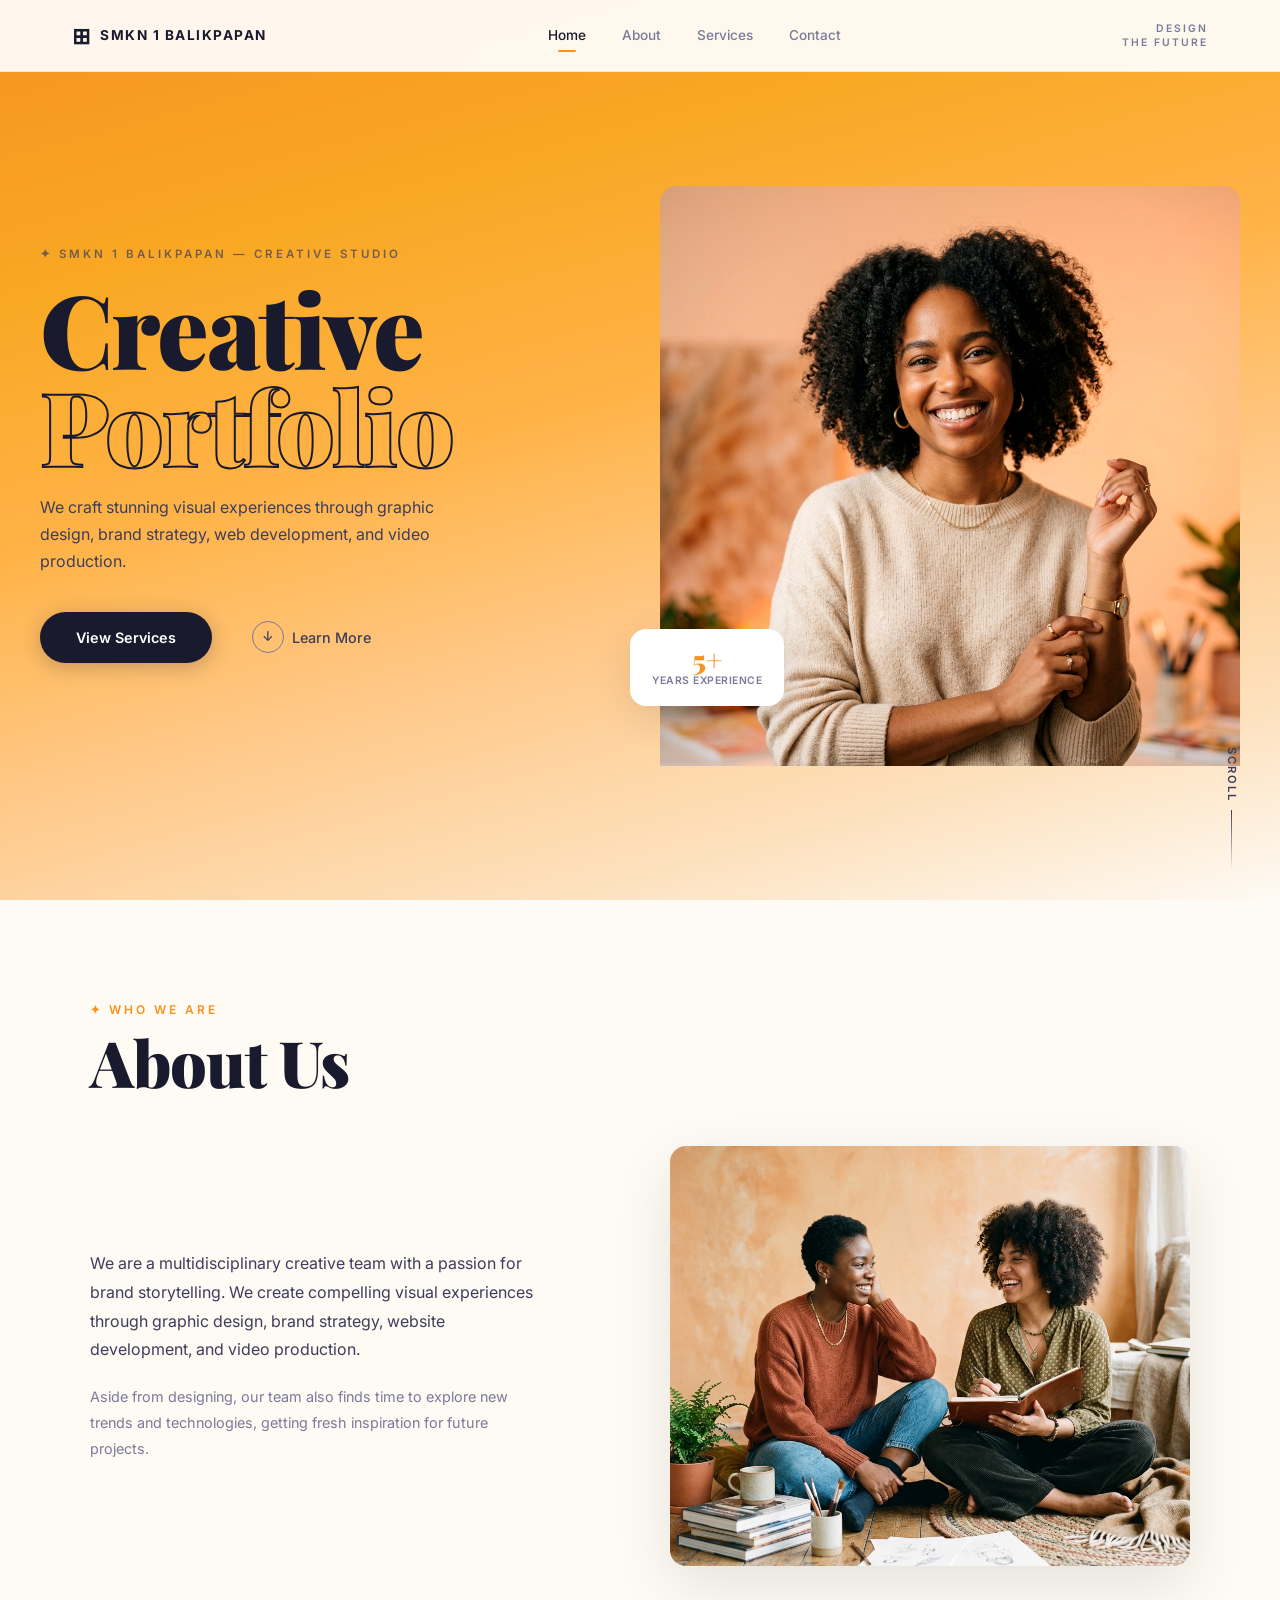
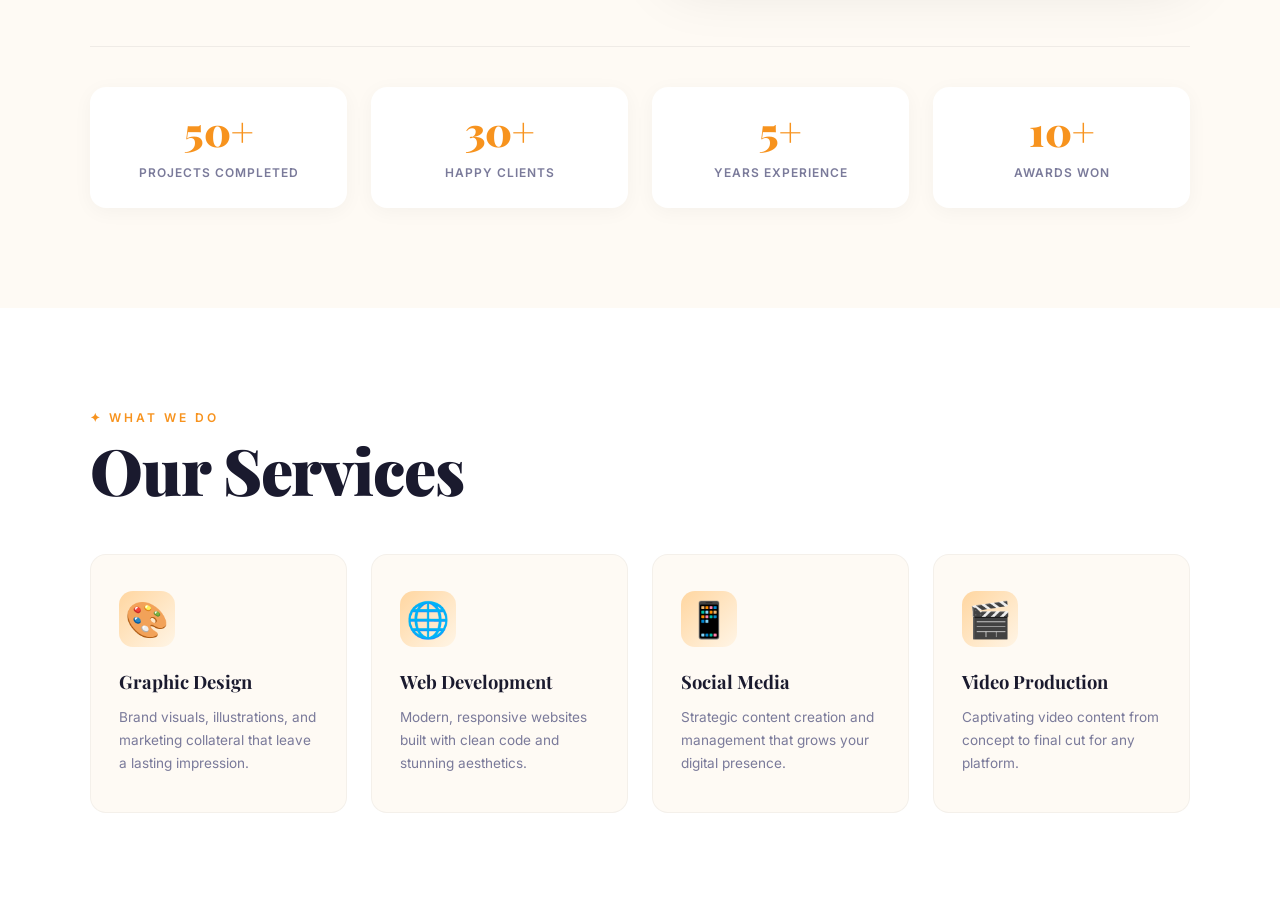
<file: main.html>
<!DOCTYPE html>
<html lang="id">
<head>
    <meta charset="UTF-8">
    <meta name="viewport" content="width=device-width, initial-scale=1.0">
    <title>Creative Portfolio — SMKN 1 Balikpapan</title>
    <meta name="description" content="Creative Portfolio SMKN 1 Balikpapan — Design The Future. Showcasing creative design, branding, and digital projects.">
    <link rel="stylesheet" href="style1.css">
    <link rel="preconnect" href="https://fonts.googleapis.com">
    <link rel="preconnect" href="https://fonts.gstatic.com" crossorigin>
    <link href="https://fonts.googleapis.com/css2?family=Playfair+Display:wght@400;700;900&family=Inter:wght@300;400;500;600;700&display=swap" rel="stylesheet">
</head>
<body>

    <!-- ===== NAVBAR ===== -->
    <nav class="navbar" id="navbar">
        <div class="nav-container">
            <a href="#" class="nav-logo" id="nav-logo">
                <span class="logo-icon">&#8862;</span>
                <span class="logo-text">SMKN 1 BALIKPAPAN</span>
            </a>

            <input type="checkbox" id="nav-toggle" class="nav-toggle-checkbox">
            <label for="nav-toggle" class="nav-toggle-label" aria-label="Toggle navigation">
                <span class="hamburger"></span>
            </label>

            <ul class="nav-menu" id="nav-menu">
                <li class="nav-item">
                    <a href="#home" class="nav-link active" id="nav-home">Home</a>
                </li>
                <li class="nav-item">
                    <a href="#about" class="nav-link" id="nav-about">About</a>
                </li>
                <li class="nav-item">
                    <a href="#services" class="nav-link" id="nav-services">Services</a>
                </li>
                <li class="nav-item">
                    <a href="#contact" class="nav-link" id="nav-contact">Contact</a>
                </li>
            </ul>

            <div class="nav-tagline" id="nav-tagline">
                <span>DESIGN</span>
                <span>THE FUTURE</span>
            </div>
        </div>
    </nav>

    <!-- ===== HERO SECTION ===== -->
    <section class="hero" id="home">
        <div class="hero-shapes">
            <div class="shape shape-1"></div>
            <div class="shape shape-2"></div>
            <div class="shape shape-3"></div>
        </div>

        <div class="hero-content">
            <div class="hero-text">
                <p class="hero-label">&#10022; SMKN 1 BALIKPAPAN — CREATIVE STUDIO</p>
                <h1 class="hero-title">Creative<br><span class="title-outline">Portfolio</span></h1>
                <p class="hero-desc">We craft stunning visual experiences through graphic design, brand strategy, web development, and video production.</p>
                <div class="hero-actions">
                    <a href="#services" class="btn-primary" id="hero-btn-services">View Services</a>
                    <a href="#about" class="btn-secondary" id="hero-btn-about">
                        <span class="btn-icon">&#8595;</span> Learn More
                    </a>
                </div>
            </div>
            <div class="hero-image">
                <div class="hero-image-wrapper">
                    <img src="images/hero-portrait.png" alt="Creative designer portrait" id="hero-img">
                    <div class="hero-badge" id="hero-badge">
                        <span class="badge-number">5+</span>
                        <span class="badge-text">Years Experience</span>
                    </div>
                </div>
            </div>
        </div>

        <div class="hero-scroll-indicator" id="scroll-indicator">
            <span>Scroll</span>
            <div class="scroll-line"></div>
        </div>
    </section>

    <!-- ===== ABOUT US SECTION ===== -->
    <section class="about" id="about">
        <div class="about-container">
            <div class="about-header">
                <p class="section-label">&#10022; WHO WE ARE</p>
                <h2 class="section-title" id="about-title">About Us</h2>
            </div>

            <div class="about-grid">
                <div class="about-text-block" id="about-text">
                    <p class="about-description">
                        We are a multidisciplinary creative team with a 
                        passion for brand storytelling. We create compelling 
                        visual experiences through graphic design, brand 
                        strategy, website development, and video production.
                    </p>
                    <p class="about-description-secondary">
                        Aside from designing, our team also finds time to explore
                        new trends and technologies, getting fresh inspiration for 
                        future projects.
                    </p>
                </div>
                <div class="about-image-main" id="about-img-main">
                    <img src="images/about-photo.png" alt="Creative team">
                </div>
            </div>

            <div class="about-stats">
                <div class="stat-item" id="stat-1">
                    <span class="stat-number">50+</span>
                    <span class="stat-label">Projects Completed</span>
                </div>
                <div class="stat-item" id="stat-2">
                    <span class="stat-number">30+</span>
                    <span class="stat-label">Happy Clients</span>
                </div>
                <div class="stat-item" id="stat-3">
                    <span class="stat-number">5+</span>
                    <span class="stat-label">Years Experience</span>
                </div>
                <div class="stat-item" id="stat-4">
                    <span class="stat-number">10+</span>
                    <span class="stat-label">Awards Won</span>
                </div>
            </div>
        </div>
    </section>

    <!-- ===== SERVICES SECTION ===== -->
    <section class="services" id="services">
        <div class="services-container">
            <div class="services-header">
                <p class="section-label">&#10022; WHAT WE DO</p>
                <h2 class="section-title" id="services-title">Our Services</h2>
            </div>

            <div class="services-grid">
                <div class="service-card" id="service-1">
                    <div class="service-icon">&#127912;</div>
                    <h3 class="service-name">Graphic Design</h3>
                    <p class="service-desc">Brand visuals, illustrations, and marketing collateral that leave a lasting impression.</p>
                </div>
                <div class="service-card" id="service-2">
                  
                    <div class="service-icon">&#127760;</div>
                    <h3 class="service-name">Web Development</h3>
                    <p class="service-desc">Modern, responsive websites built with clean code and stunning aesthetics.</p>
                </div>
                <div class="service-card" id="service-3">
                    <div class="service-icon">&#128241;</div>
                    <h3 class="service-name">Social Media</h3>
                    <p class="service-desc">Strategic content creation and management that grows your digital presence.</p>
                </div>
                <div class="service-card" id="service-4">
                    <div class="service-icon">&#127916;</div>
                    <h3 class="service-name">Video Production</h3>
                    <p class="service-desc">Captivating video content from concept to final cut for any platform.</p>
                </div>
            </div>
        </div>
    </section>

</body>
</html>
</file>
<file: style1.css>
/* ===== RESET & BASE ===== */
*,
*::before,
*::after {
    margin: 0;
    padding: 0;
    box-sizing: border-box;
}

:root {
    /* Warm Creative Palette */
    --orange-start: #f7931e;
    --orange-end: #f9a825;
    --peach: #ffb347;
    --peach-light: #ffd6a0;
    --cream: #fff5e6;
    --warm-bg: #fefaf4;
    --warm-white: #ffffff;
    --sand: #f5e6d3;
    --coral: #ff7f50;
    --purple-accent: #9b59b6;
    --teal-accent: #1abc9c;
    
    /* Text Colors */
    --text-dark: #1a1a2e;
    --text-body: #3d3d5c;
    --text-muted: #7a7a9a;
    --text-light: #ffffff;
    
    /* Layout */
    --nav-height: 72px;
    --transition: 0.35s cubic-bezier(0.4, 0, 0.2, 1);
    --transition-slow: 0.6s cubic-bezier(0.4, 0, 0.2, 1);
    --radius: 16px;
    --radius-sm: 8px;
}

html {
    scroll-behavior: smooth;
    /* Hide scrollbar for Firefox and IE/Edge */
    scrollbar-width: none; 
    -ms-overflow-style: none;
}

/* Hide scrollbar for Chrome, Safari and Opera */
html::-webkit-scrollbar {
    display: none;
}

body {
    font-family: 'Inter', sans-serif;
    background-color: var(--warm-bg);
    color: var(--text-dark);
    line-height: 1.6;
    overflow-x: hidden;
}

a {
    text-decoration: none;
    color: inherit;
}

ul {
    list-style: none;
}

img {
    display: block;
    max-width: 100%;
    height: auto;
}

/* ===== SECTION LABEL ===== */
.section-label {
    font-size: 0.75rem;
    font-weight: 600;
    letter-spacing: 3px;
    text-transform: uppercase;
    color: var(--orange-start);
    margin-bottom: 8px;
}

/* ===== SECTION TITLE ===== */
.section-title {
    font-family: 'Playfair Display', serif;
    font-size: clamp(2.5rem, 5vw, 4rem);
    font-weight: 900;
    color: var(--text-dark);
    margin-bottom: 48px;
    letter-spacing: -1px;
    line-height: 1.1;
}

/* ===== NAVBAR ===== */
.navbar {
    position: fixed;
    top: 0;
    left: 0;
    width: 100%;
    height: var(--nav-height);
    z-index: 1000;
    background: rgba(255, 255, 255, 0.92);
    backdrop-filter: blur(20px);
    -webkit-backdrop-filter: blur(20px);
    border-bottom: 1px solid rgba(0, 0, 0, 0.06);
    transition: var(--transition);
}

.navbar.scrolled {
    box-shadow: 0 2px 20px rgba(0, 0, 0, 0.08);
}

.nav-container {
    max-width: 1200px;
    margin: 0 auto;
    padding: 0 32px;
    height: 100%;
    display: flex;
    align-items: center;
    justify-content: space-between;
}

/* --- Logo --- */
.nav-logo {
    display: flex;
    align-items: center;
    gap: 10px;
    z-index: 10;
}

.logo-icon {
    font-size: 1.4rem;
    color: var(--text-dark);
    font-weight: 700;
}

.logo-text {
    font-size: 0.85rem;
    font-weight: 700;
    letter-spacing: 1.5px;
    color: var(--text-dark);
    text-transform: uppercase;
}

/* --- Nav Tagline (right side) --- */
.nav-tagline {
    display: flex;
    flex-direction: column;
    align-items: flex-end;
    font-size: 0.65rem;
    font-weight: 600;
    letter-spacing: 2px;
    text-transform: uppercase;
    color: var(--text-muted);
    line-height: 1.3;
}

/* --- Nav Menu --- */
.nav-menu {
    display: flex;
    align-items: center;
    gap: 4px;
}

.nav-item {
    position: relative;
}

.nav-link {
    position: relative;
    padding: 8px 16px;
    font-size: 0.85rem;
    font-weight: 500;
    color: var(--text-muted);
    border-radius: var(--radius-sm);
    transition: color var(--transition), background var(--transition);
    display: inline-block;
}

.nav-link::after {
    content: '';
    position: absolute;
    bottom: 2px;
    left: 50%;
    transform: translateX(-50%) scaleX(0);
    width: 18px;
    height: 2px;
    background: var(--orange-start);
    border-radius: 2px;
    transition: transform var(--transition);
}

.nav-link:hover {
    color: var(--text-dark);
}

.nav-link:hover::after,
.nav-link.active::after {
    transform: translateX(-50%) scaleX(1);
}

.nav-link.active {
    color: var(--text-dark);
}

/* --- CTA Button --- */
.nav-cta {
    display: none;
}

/* --- Hamburger (CSS only) --- */
.nav-toggle-checkbox {
    display: none;
}

.nav-toggle-label {
    display: none;
    flex-direction: column;
    justify-content: center;
    align-items: center;
    width: 40px;
    height: 40px;
    cursor: pointer;
    z-index: 10;
    border-radius: var(--radius-sm);
    transition: background var(--transition);
}

.nav-toggle-label:hover {
    background: rgba(0, 0, 0, 0.05);
}

.hamburger,
.hamburger::before,
.hamburger::after {
    display: block;
    width: 22px;
    height: 2px;
    background: var(--text-dark);
    border-radius: 2px;
    transition: var(--transition);
    position: relative;
}

.hamburger::before,
.hamburger::after {
    content: '';
    position: absolute;
}

.hamburger::before {
    top: -7px;
}

.hamburger::after {
    top: 7px;
}

/* Hamburger → X animation */
.nav-toggle-checkbox:checked + .nav-toggle-label .hamburger {
    background: transparent;
}

.nav-toggle-checkbox:checked + .nav-toggle-label .hamburger::before {
    top: 0;
    transform: rotate(45deg);
    background: var(--orange-start);
}

.nav-toggle-checkbox:checked + .nav-toggle-label .hamburger::after {
    top: 0;
    transform: rotate(-45deg);
    background: var(--orange-start);
}

/* ===== HERO SECTION ===== */
.hero {
    min-height: 100vh;
    display: flex;
    flex-direction: column;
    align-items: center;
    justify-content: center;
    position: relative;
    padding: calc(var(--nav-height) + 20px) 32px 40px;
    background: linear-gradient(
        165deg,
        #f7931e 0%,
        #f9a825 25%,
        #ffb347 45%,
        #ffc98a 65%,
        #fde2c0 85%,
        var(--warm-bg) 100%
    );
    overflow: hidden;
}

.hero-content {
    max-width: 1200px;
    width: 100%;
    display: grid;
    grid-template-columns: 1fr 1fr;
    align-items: end;
    gap: 40px;
    position: relative;
    z-index: 1;
}

.hero-text {
    align-self: center;
    padding-bottom: 40px;
}

.hero-label {
    font-size: 0.72rem;
    font-weight: 600;
    letter-spacing: 3px;
    text-transform: uppercase;
    color: var(--text-body);
    margin-bottom: 16px;
    opacity: 0.7;
}

.hero-title {
    font-family: 'Playfair Display', serif;
    font-size: clamp(3.5rem, 8vw, 7rem);
    font-weight: 900;
    line-height: 0.95;
    color: var(--text-dark);
    letter-spacing: -2px;
    margin-bottom: 20px;
}

.title-outline {
    -webkit-text-stroke: 2px var(--text-dark);
    -webkit-text-fill-color: transparent;
}

.hero-desc {
    font-size: 1rem;
    color: var(--text-body);
    max-width: 420px;
    margin-bottom: 32px;
    line-height: 1.7;
}

.hero-actions {
    display: flex;
    align-items: center;
    gap: 16px;
    flex-wrap: wrap;
}

.btn-primary {
    display: inline-block;
    padding: 14px 36px;
    font-family: 'Inter', sans-serif;
    font-size: 0.9rem;
    font-weight: 600;
    color: var(--text-light);
    background: var(--text-dark);
    border-radius: 50px;
    transition: transform var(--transition), box-shadow var(--transition);
    box-shadow: 0 4px 20px rgba(26, 26, 46, 0.25);
}

.btn-primary:hover {
    transform: translateY(-3px);
    box-shadow: 0 8px 30px rgba(26, 26, 46, 0.35);
}

.btn-secondary {
    display: inline-flex;
    align-items: center;
    gap: 8px;
    padding: 14px 24px;
    font-size: 0.9rem;
    font-weight: 500;
    color: var(--text-body);
    transition: color var(--transition);
}

.btn-secondary:hover {
    color: var(--text-dark);
}

.btn-icon {
    display: inline-flex;
    align-items: center;
    justify-content: center;
    width: 32px;
    height: 32px;
    border-radius: 50%;
    border: 1.5px solid var(--text-muted);
    font-size: 0.85rem;
    transition: border-color var(--transition), transform var(--transition);
}

.btn-secondary:hover .btn-icon {
    border-color: var(--text-dark);
    transform: translateY(2px);
}

.hero-image {
    display: flex;
    justify-content: center;
    align-items: flex-end;
}

.hero-image-wrapper {
    position: relative;
}

.hero-image img {
    width: 100%;
    max-width: 800px;
    height: auto;
    object-fit: cover;
    border-radius: var(--radius) var(--radius) 0 0;
    filter: contrast(1.05) saturate(1.1);
}

.hero-badge {
    position: absolute;
    bottom: 60px;
    left: -30px;
    background: var(--warm-white);
    padding: 16px 22px;
    border-radius: var(--radius);
    box-shadow: 0 10px 40px rgba(0, 0, 0, 0.1);
    display: flex;
    flex-direction: column;
    align-items: center;
    animation: badgeBounce 3s ease-in-out infinite;
}

.badge-number {
    font-family: 'Playfair Display', serif;
    font-size: 1.8rem;
    font-weight: 900;
    color: var(--orange-start);
    line-height: 1;
}

.badge-text {
    font-size: 0.65rem;
    font-weight: 600;
    color: var(--text-muted);
    text-transform: uppercase;
    letter-spacing: 0.5px;
}

@keyframes badgeBounce {
    0%, 100% { transform: translateY(0); }
    50% { transform: translateY(-8px); }
}

/* Scroll Indicator */
.hero-scroll-indicator {
    position: absolute;
    bottom: 30px;
    right: 40px;
    display: flex;
    flex-direction: column;
    align-items: center;
    gap: 8px;
    z-index: 2;
}

.hero-scroll-indicator span {
    font-size: 0.7rem;
    font-weight: 600;
    letter-spacing: 2px;
    text-transform: uppercase;
    color: var(--text-body);
    writing-mode: vertical-rl;
}

.scroll-line {
    width: 1px;
    height: 60px;
    background: linear-gradient(to bottom, var(--text-body), transparent);
    animation: scrollPulse 2s ease-in-out infinite;
}

@keyframes scrollPulse {
    0%, 100% { opacity: 0.3; transform: scaleY(0.6); }
    50% { opacity: 1; transform: scaleY(1); }
}

/* ===== ABOUT US SECTION ===== */
.about {
    padding: 100px 32px;
    background: var(--warm-bg);
}

.about-container {
    max-width: 1100px;
    margin: 0 auto;
}

.about-grid {
    display: grid;
    grid-template-columns: 1fr 1fr;
    gap: 60px;
    margin-bottom: 80px;
    align-items: center;
}

.about-text-block {
    padding-right: 20px;
}

.about-description {
    font-size: 1rem;
    font-weight: 400;
    color: var(--text-body);
    line-height: 1.8;
    max-width: 460px;
    margin-bottom: 20px;
}

.about-description-secondary {
    font-size: 0.9rem;
    color: var(--text-muted);
    line-height: 1.8;
    max-width: 420px;
}

.about-image-main img {
    width: 100%;
    height: 420px;
    object-fit: cover;
    border-radius: var(--radius);
    box-shadow: 0 20px 60px rgba(0, 0, 0, 0.1);
}

/* Stats */
.about-stats {
    display: grid;
    grid-template-columns: repeat(4, 1fr);
    gap: 24px;
    padding-top: 40px;
    border-top: 1px solid rgba(0, 0, 0, 0.06);
}

.stat-item {
    text-align: center;
    padding: 24px 16px;
    border-radius: var(--radius);
    background: var(--warm-white);
    box-shadow: 0 4px 20px rgba(0, 0, 0, 0.04);
    transition: transform var(--transition), box-shadow var(--transition);
}

.stat-item:hover {
    transform: translateY(-4px);
    box-shadow: 0 12px 40px rgba(0, 0, 0, 0.08);
}

.stat-number {
    font-family: 'Playfair Display', serif;
    font-size: 2.5rem;
    font-weight: 900;
    color: var(--orange-start);
    line-height: 1;
    display: block;
    margin-bottom: 8px;
}

.stat-label {
    font-size: 0.75rem;
    font-weight: 600;
    color: var(--text-muted);
    text-transform: uppercase;
    letter-spacing: 1px;
}

/* ===== SERVICES SECTION ===== */
.services {
    padding: 100px 32px;
    background: var(--warm-white);
}

.services-container {
    max-width: 1100px;
    margin: 0 auto;
}

.services-grid {
    display: grid;
    grid-template-columns: repeat(4, 1fr);
    gap: 24px;
}

.service-card {
    padding: 36px 28px;
    border-radius: var(--radius);
    background: var(--warm-bg);
    border: 1px solid rgba(0, 0, 0, 0.04);
    transition: transform var(--transition), box-shadow var(--transition), border-color var(--transition);
    cursor: default;
}

.service-card:hover {
    transform: translateY(-6px);
    box-shadow: 0 16px 50px rgba(0, 0, 0, 0.08);
    border-color: var(--peach);
}

.service-icon {
    font-size: 2.2rem;
    margin-bottom: 20px;
    width: 56px;
    height: 56px;
    display: flex;
    align-items: center;
    justify-content: center;
    background: linear-gradient(135deg, var(--peach-light), var(--cream));
    border-radius: 14px;
}

.service-name {
    font-family: 'Playfair Display', serif;
    font-size: 1.15rem;
    font-weight: 700;
    color: var(--text-dark);
    margin-bottom: 10px;
}

.service-desc {
    font-size: 0.85rem;
    color: var(--text-muted);
    line-height: 1.7;
}

/* ===== SCROLL REVEAL ANIMATIONS ===== */
.reveal {
    opacity: 0;
    transform: translateY(40px);
    transition: opacity var(--transition-slow), transform var(--transition-slow);
}

.reveal.active {
    opacity: 1;
    transform: translateY(0);
}

.delay-1 { transition-delay: 0.05s; }
.delay-2 { transition-delay: 0.1s; }
.delay-3 { transition-delay: 0.15s; }
.delay-4 { transition-delay: 0.2s; }

/* ===== RESPONSIVE (Tablet) ===== */
@media (max-width: 968px) {
    .hero-content {
        grid-template-columns: 1fr;
        text-align: center;
    }

    .hero-text {
        padding-bottom: 20px;
    }

    .hero-desc {
        margin-left: auto;
        margin-right: auto;
    }

    .hero-actions {
        justify-content: center;
    }

    .hero-image {
        justify-content: center;
    }

    .hero-image img {
        max-width: 400px;
    }

    .hero-badge {
        left: auto;
        right: -10px;
        bottom: 40px;
    }

    .about-grid {
        grid-template-columns: 1fr;
        text-align: center;
    }

    .about-text-block {
        padding-right: 0;
    }

    .about-description,
    .about-description-secondary {
        max-width: 100%;
    }

    .about-image-main img {
        max-width: 100%;
        margin: 0 auto;
    }

    .about-stats {
        grid-template-columns: repeat(2, 1fr);
    }

    .services-grid {
        grid-template-columns: repeat(2, 1fr);
    }


}

/* ===== RESPONSIVE (Mobile) ===== */
@media (max-width: 768px) {
    .nav-toggle-label {
        display: flex;
    }

    .nav-tagline {
        display: none;
    }

    .nav-menu {
        position: fixed;
        top: 0;
        right: -100%;
        width: 75%;
        max-width: 320px;
        height: 100vh;
        flex-direction: column;
        align-items: flex-start;
        gap: 0;
        padding: 100px 32px 40px;
        background: rgba(255, 255, 255, 0.98);
        backdrop-filter: blur(20px);
        border-left: 1px solid rgba(0, 0, 0, 0.06);
        box-shadow: -10px 0 40px rgba(0, 0, 0, 0.1);
        transition: right var(--transition);
    }

    /* Open state */
    .nav-toggle-checkbox:checked ~ .nav-menu {
        right: 0;
    }

    .nav-item {
        width: 100%;
    }

    .nav-link {
        display: block;
        padding: 14px 16px;
        font-size: 1rem;
        border-radius: 10px;
        width: 100%;
        color: var(--text-body);
    }

    .nav-link:hover {
        background: rgba(247, 147, 30, 0.08);
    }

    .nav-link::after {
        display: none;
    }

    .nav-link.active {
        background: rgba(247, 147, 30, 0.1);
        color: var(--orange-start);
    }

    /* Hero mobile */
    .hero {
        padding-top: calc(var(--nav-height) + 40px);
        min-height: auto;
    }

    .hero-title {
        font-size: 3.5rem;
    }

    .hero-scroll-indicator {
        display: none;
    }

    .hero-badge {
        display: none;
    }

    /* Services mobile */
    .services-grid {
        grid-template-columns: 1fr;
    }


}

@media (max-width: 480px) {
    .hero-title {
        font-size: 2.8rem;
    }

    .section-title {
        font-size: 2.2rem;
    }

    .about-stats {
        grid-template-columns: repeat(2, 1fr);
        gap: 12px;
    }

    .about,
    .services {
        padding: 60px 20px;
    }
}
</file>
